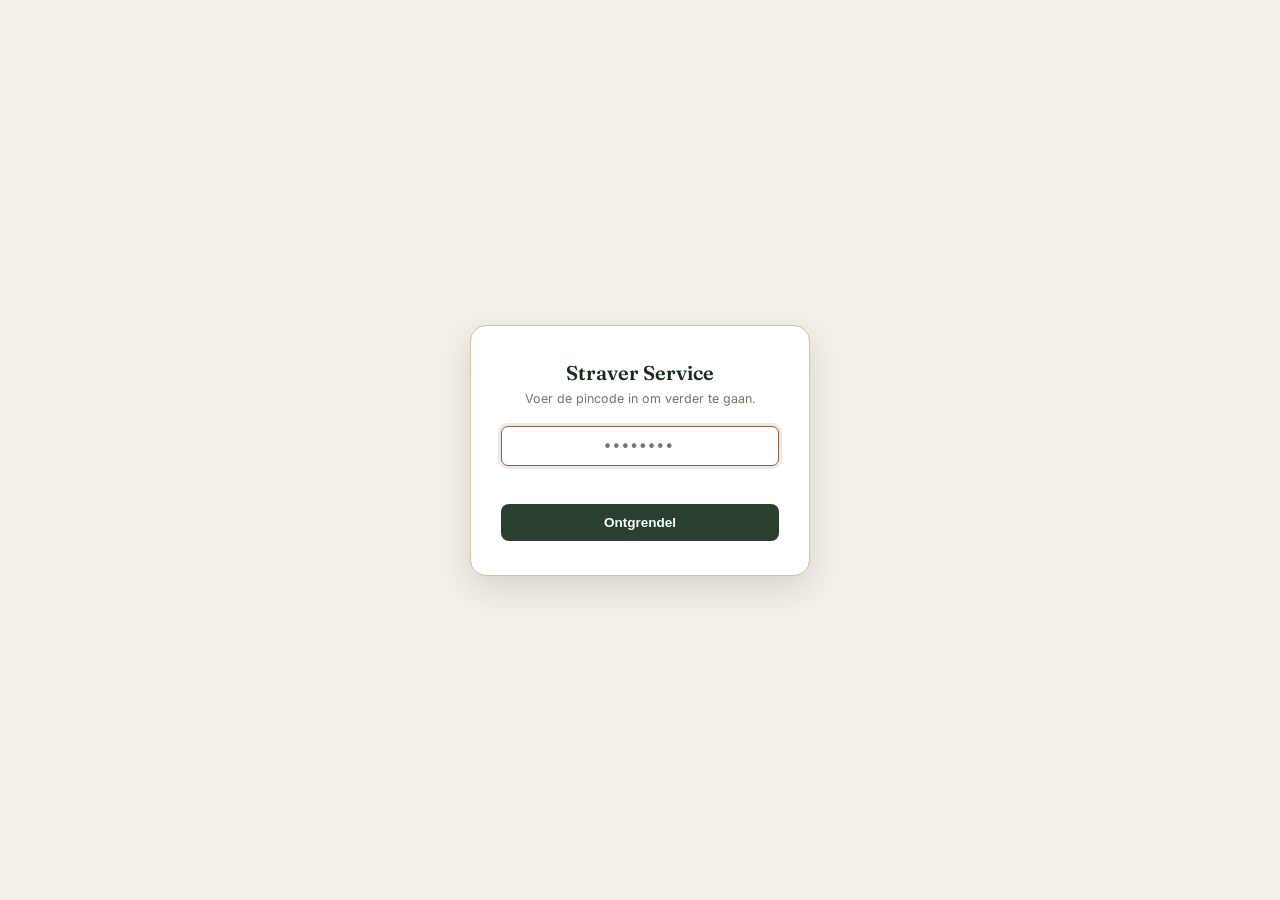
<file: index.html>
<!DOCTYPE html>
<html lang="nl">
<head>
<meta charset="UTF-8">
<meta name="viewport" content="width=device-width, initial-scale=1.0">
<title>Straver Service</title>
<script>
  try {
    if (sessionStorage.getItem("ss-unlocked") !== "1") {
      document.documentElement.classList.add("locked");
    }
  } catch (e) { document.documentElement.classList.add("locked"); }
</script>
<style>
@import url('https://fonts.googleapis.com/css2?family=Fraunces:opsz,wght@9..144,600;9..144,700&family=Inter:wght@400;500;600;700&display=swap');
:root{
  --dark:#28402D; --dark-deep:#1b2c1f; --gold:#8A6448; --gold-soft:#a9825f;
  --paper:#fff; --bg:#F5F0E7; --line:#D5C0A6; --text:#2C2C2C; --muted:#7a7263;
  --danger:#a8503f; --shadow-md:0 4px 16px rgba(27,44,31,.08); --shadow-lg:0 12px 32px rgba(27,44,31,.14);
  --radius:10px;
}
*{box-sizing:border-box;}
body{margin:0;font-family:"Inter",Arial,sans-serif;background:var(--bg);color:var(--text);padding:24px;}
h1,h2{font-family:"Fraunces",Georgia,serif;}
html.locked #app{display:none;}
html:not(.locked) #pinGate{display:none;}

/* ---- PIN gate ---- */
.pin-gate{position:fixed;inset:0;z-index:999;display:flex;align-items:center;justify-content:center;background:var(--bg);padding:24px;}
.pin-gate-card{width:100%;max-width:340px;background:var(--paper);border:1px solid var(--line);border-radius:16px;padding:34px 30px;box-shadow:var(--shadow-lg);text-align:center;}
.pin-gate h1{font-size:20px;font-weight:600;color:var(--dark-deep);margin:0 0 6px;}
.pin-gate p{font-size:12.5px;color:var(--muted);margin:0 0 20px;}
.pin-gate input{width:100%;padding:10px;border:1px solid #cfd2c8;border-radius:7px;text-align:center;letter-spacing:.2em;font-size:16px;font-weight:600;}
.pin-gate-error{min-height:16px;font-size:12px;color:var(--danger);margin-top:8px;}
.pin-gate.shake .pin-gate-card{animation:shake .4s ease;}
@keyframes shake{0%,100%{transform:translateX(0)}20%{transform:translateX(-8px)}40%{transform:translateX(8px)}60%{transform:translateX(-6px)}80%{transform:translateX(6px)}}

/* ---- App shell ---- */
.topbar{max-width:1100px;margin:0 auto 20px;display:flex;align-items:center;justify-content:space-between;flex-wrap:wrap;gap:12px;}
.brand{font-family:"Fraunces",serif;font-weight:700;font-size:18px;color:var(--dark-deep);}
.tabs{display:flex;gap:6px;background:var(--paper);border:1px solid var(--line);border-radius:10px;padding:4px;}
.tabs button{border:none;background:none;padding:8px 16px;border-radius:7px;font-size:13px;font-weight:600;color:var(--muted);cursor:pointer;}
.tabs button.active{background:var(--dark);color:#fff;}

.app-layout{max-width:1120px;margin:0 auto;display:grid;grid-template-columns:370px 1fr;gap:24px;}
@media (max-width:900px){.app-layout{grid-template-columns:1fr;}}

.panel{background:var(--paper);border:1px solid var(--line);border-radius:var(--radius);padding:22px;align-self:start;position:sticky;top:24px;box-shadow:0 1px 2px rgba(27,44,31,.06);}
.panel h2{font-size:12.5px;letter-spacing:.09em;text-transform:uppercase;color:var(--gold);font-weight:700;margin:0 0 14px;border-bottom:1px solid var(--line);padding-bottom:10px;}
.panel h2.second{margin-top:24px;}
label{display:block;font-size:12px;color:var(--muted);margin:10px 0 4px;font-weight:500;}
input[type=text],input[type=number],input[type=date],select{width:100%;padding:9px 11px;border:1px solid #cfd2c8;border-radius:7px;font-size:13.5px;font-family:inherit;background:#faf7f0;color:var(--text);}
input:focus,select:focus{outline:none;border-color:var(--gold);box-shadow:0 0 0 3px rgba(138,100,72,.15);}
.row2{display:grid;grid-template-columns:1fr 1fr;gap:10px;}
.hint-line{font-size:11px;color:var(--muted);margin:-6px 0 8px 2px;}
.autofill-hint{font-size:11px;color:var(--gold);margin:-4px 0 10px 2px;min-height:14px;}

.lines{margin-top:8px;}
.line-card{border:1px solid var(--line);border-radius:9px;padding:13px;margin-bottom:10px;background:#faf7f0;position:relative;}
.line-card .remove{position:absolute;top:8px;right:8px;border:none;background:none;color:var(--danger);font-size:16px;cursor:pointer;padding:2px 6px;}
.line-grid{display:grid;grid-template-columns:1fr 1fr;gap:8px;}
.line-grid .full{grid-column:1/-1;}
.add-btn{width:100%;padding:10px;border:1px dashed var(--gold);background:transparent;color:var(--gold);border-radius:7px;cursor:pointer;font-size:13px;font-weight:600;margin-top:4px;}

.actions{margin-top:22px;display:flex;gap:8px;}
.btn{flex:1;padding:11px;border-radius:8px;border:none;font-size:13.5px;font-weight:600;cursor:pointer;}
.btn-primary{background:var(--dark);color:#fff;}
.btn-ghost{background:#fff;color:var(--dark);border:1px solid var(--line);}
.hint{font-size:11px;color:var(--muted);margin-top:10px;line-height:1.5;}

.preview-wrap{min-width:0;}
#doc{background:var(--paper);border:1px solid var(--line);border-radius:var(--radius);padding:50px 48px;min-height:600px;box-shadow:var(--shadow-md);position:relative;}
.doc-header{display:flex;justify-content:space-between;align-items:flex-start;margin-bottom:26px;}
.doc-title{font-family:"Fraunces",serif;font-size:36px;font-weight:700;color:var(--dark-deep);}
.doc-subtitle{font-size:11.5px;letter-spacing:.1em;text-transform:uppercase;color:var(--gold);font-weight:700;margin-top:2px;}
.doc-divider{border:none;border-top:3px solid var(--gold);margin:0 0 24px;}
.grid-2{display:grid;grid-template-columns:1fr 1fr;gap:20px;margin-bottom:26px;}
.block-label{font-size:11px;letter-spacing:.08em;color:var(--gold);font-weight:700;margin-bottom:6px;}
.biz-name{font-weight:700;font-size:15px;color:var(--dark-deep);margin-bottom:2px;}
.muted-line{font-size:12.5px;color:var(--muted);line-height:1.55;}
.kv{font-size:12.5px;margin:3px 0;}
.kv b{color:var(--text);}
.kv span{color:var(--muted);}
table.items{width:100%;border-collapse:collapse;margin-top:6px;}
table.items thead th{background:var(--dark-deep);color:#fff;font-size:11.5px;text-align:left;padding:10px 11px;font-weight:600;}
table.items thead th.num{text-align:right;}
table.items tbody td{padding:10px 11px;border-bottom:1px solid var(--line);font-size:13px;vertical-align:top;}
table.items tbody td.num{text-align:right;white-space:nowrap;}
table.items tfoot td{padding:7px 11px;font-size:13px;}
table.items tfoot td.sub-label{text-align:right;color:var(--muted);}
.total-row td{font-weight:800;font-size:16px;color:var(--dark-deep);border-top:2px solid var(--dark-deep);padding-top:12px!important;}
.btw-note{font-size:11.5px;color:var(--muted);font-style:italic;margin-top:12px;}
.pay-block{margin-top:28px;padding-top:18px;border-top:1px solid var(--line);}
.pay-title{font-weight:700;color:var(--dark-deep);font-size:12.5px;text-transform:uppercase;letter-spacing:.06em;margin-bottom:10px;}
.thanks{margin-top:26px;font-size:13px;color:var(--muted);font-style:italic;}
.paid-stamp{position:absolute;top:46px;right:48px;display:inline-flex;padding:8px 18px;border:2.5px solid var(--gold);border-radius:999px;color:var(--gold);font-weight:700;font-size:13px;letter-spacing:.14em;text-transform:uppercase;transform:rotate(-6deg);background:rgba(138,100,72,.06);}

.planning-placeholder{background:var(--paper);border:1px dashed var(--line);border-radius:var(--radius);padding:60px 30px;text-align:center;color:var(--muted);font-size:14px;}

@media print{
  body{background:#fff;padding:0;}
  .panel,.topbar,.hint{display:none;}
  .app-layout{display:block;}
  #doc{border:none;border-radius:0;padding:0;box-shadow:none;}
}
</style>
</head>
<body>

<div id="pinGate" class="pin-gate">
  <div class="pin-gate-card">
    <h1>Straver Service</h1>
    <p>Voer de pincode in om verder te gaan.</p>
    <form id="pinGateForm" autocomplete="off">
      <input type="password" id="pinGateInput" maxlength="8" placeholder="••••••••" autocomplete="off">
      <div class="pin-gate-error" id="pinGateError"></div>
      <button type="submit" class="btn btn-primary" id="pinGateSubmit" style="width:100%;margin-top:14px;">Ontgrendel</button>
    </form>
  </div>
</div>

<div id="app">
  <div class="topbar">
    <div class="brand">Straver Service</div>
    <nav class="tabs" id="tabs">
      <button data-mode="nota">Nota</button>
      <button data-mode="factuur">Factuur</button>
      <button data-mode="kwitantie">Kwitantie</button>
      <button data-mode="planning">Planning</button>
    </nav>
  </div>

  <div class="app-layout" id="docLayout">
    <div class="panel" id="panel"></div>
    <div class="preview-wrap"><div id="doc"></div></div>
  </div>

  <div class="planning-placeholder" id="planningPlaceholder" style="display:none; max-width:1120px; margin:0 auto;">
    Planning komt hier binnenkort — je kunt straks meerdere webcal-links toevoegen om je roosters te bekijken.
  </div>
</div>

<script>
(function(){

/* ---------------- Constants ---------------- */
const DEFAULT_RATE = 35;
const BTW_RATES = [21, 9, 0];
const BIZ_FIELDS = ["bizName","bizPostcode","bizHuisnr","bizStreet","bizCity","bizPhone","bizEmail","bizKvk","bizBtw","payName","iban"];
const MODE_LABELS = { nota:"Nota", factuur:"Factuur", kwitantie:"Kwitantie" };

let MODE = "nota";
let biz = {};
let docStates = {}; // { nota: {...}, factuur: {...}, kwitantie: {...} }

/* ---------------- Small helpers ---------------- */
function $(id){ return document.getElementById(id); }
function val(id){ const el = $(id); return el ? el.value : ""; }
function setText(id, text){ const el = $(id); if (el) el.textContent = text; }
function escapeHtml(s){ return String(s).replace(/&/g,"&amp;").replace(/</g,"&lt;").replace(/>/g,"&gt;"); }
function escapeAttr(s){ return String(s).replace(/"/g,"&quot;"); }
function fmtEuro(n){ return "€ " + (n||0).toLocaleString("nl-NL",{minimumFractionDigits:2,maximumFractionDigits:2}); }
function formatDateNL(iso){
  const months=["januari","februari","maart","april","mei","juni","juli","augustus","september","oktober","november","december"];
  const [y,m,d]=iso.split("-").map(Number);
  return `${d} ${months[m-1]} ${y}`;
}
function formatPostcodeValue(raw){
  if(!raw) return raw;
  const clean = raw.replace(/\s+/g,"").toUpperCase();
  const m = clean.match(/^([1-9][0-9]{3})([A-Z]{2})$/);
  return m ? m[1]+" "+m[2] : raw;
}
function formatIbanValue(raw){
  if(!raw) return raw;
  const clean = raw.replace(/\s+/g,"").toUpperCase();
  if(!/^[A-Z]{2}[0-9A-Z]{6,32}$/.test(clean)) return raw;
  return clean.match(/.{1,4}/g).join(" ");
}

/* ---------------- Default doc state per mode ---------------- */
function defaultLines(mode){
  return mode === "factuur"
    ? [{type:"uren",omschrijving:"Werkzaamheden",aantal:1,tarief:DEFAULT_RATE,btw:21},
       {type:"aanrij",omschrijving:"Aanrijkosten",aantal:1,tarief:0,btw:21}]
    : [{type:"uren",omschrijving:"Werkzaamheden",aantal:1,tarief:DEFAULT_RATE},
       {type:"aanrij",omschrijving:"Aanrijkosten",aantal:1,tarief:0}];
}
function defaultDocState(mode){
  return {
    nr: "2026-001",
    date: new Date().toISOString().slice(0,10),
    payTerm: "14 dagen",
    betaalwijze: "Bankoverschrijving",
    clientName: "", clientPostcode: "", clientHuisnr: "", clientStreet: "", clientCity: "",
    lines: defaultLines(mode)
  };
}

/* ---------------- Persistence ---------------- */
function saveBiz(){
  try{ localStorage.setItem("ss-biz", JSON.stringify(biz)); }catch(e){}
  flashSaved();
}
function loadBiz(){
  try{
    const raw = localStorage.getItem("ss-biz");
    if(raw) biz = JSON.parse(raw);
  }catch(e){}
}
function saveDoc(mode){
  try{ localStorage.setItem("ss-doc-"+mode, JSON.stringify(docStates[mode])); }catch(e){}
  flashSaved();
}
function loadDoc(mode){
  try{
    const raw = localStorage.getItem("ss-doc-"+mode);
    docStates[mode] = raw ? JSON.parse(raw) : defaultDocState(mode);
  }catch(e){
    docStates[mode] = defaultDocState(mode);
  }
}
let saveTimer;
function flashSaved(){
  const el = $("saveStatus");
  if(!el) return;
  el.textContent = "Opgeslagen ✓";
  clearTimeout(saveTimer);
  saveTimer = setTimeout(()=>{ el.textContent=""; }, 1200);
}

/* ---------------- Address autofill (PDOK) ---------------- */
async function autofillAddress(prefix){
  const pcId = prefix==="biz" ? "bizPostcode" : "clientPostcode";
  const hnId = prefix==="biz" ? "bizHuisnr" : "clientHuisnr";
  const stId = prefix==="biz" ? "bizStreet" : "clientStreet";
  const ctId = prefix==="biz" ? "bizCity" : "clientCity";
  const hintId = prefix + "AutofillHint";

  const postcodeRaw = val(pcId).trim();
  const huisnr = val(hnId).trim();
  if($(pcId)) $(pcId).value = formatPostcodeValue(postcodeRaw);
  const postcodeClean = postcodeRaw.replace(/\s+/g,"");
  if(!/^[1-9][0-9]{3}[A-Za-z]{2}$/.test(postcodeClean) || !huisnr) return;

  const hint = $(hintId);
  if(hint) hint.textContent = "Adres opzoeken…";
  try{
    const q = `${postcodeClean} ${huisnr}`;
    const url = `https://api.pdok.nl/bzk/locatieserver/search/v3_1/free?q=${encodeURIComponent(q)}&fq=type:adres&rows=1`;
    const res = await fetch(url);
    if(!res.ok) throw new Error("fail");
    const data = await res.json();
    const doc = data && data.response && data.response.docs && data.response.docs[0];
    if(doc){
      if(doc.straatnaam && $(stId)) $(stId).value = doc.straatnaam;
      if(doc.woonplaatsnaam && $(ctId)) $(ctId).value = doc.woonplaatsnaam;
      if(hint) hint.textContent = "Straat en plaats automatisch ingevuld ✓";
      onFieldChange();
    }else if(hint){
      hint.textContent = "Geen adres gevonden — vul zelf aan.";
    }
  }catch(e){
    if(hint) hint.textContent = "Opzoeken mislukt — vul zelf aan.";
  }
}

/* ---------------- Rendering: controls panel ---------------- */
function btwOptionsHtml(selected){
  return BTW_RATES.map(r=>`<option value="${r}" ${Number(selected)===r?"selected":""}>${r}% btw</option>`).join("");
}

function renderPanel(){
  const d = docStates[MODE];
  const isFactuur = MODE === "factuur";
  const isKwitantie = MODE === "kwitantie";

  $("panel").innerHTML = `
    <h2>Bedrijfsgegevens</h2>
    <label>Bedrijfsnaam</label>
    <input type="text" id="bizName" value="${escapeAttr(biz.bizName||"")}">
    <div class="row2">
      <div><label>Postcode</label><input type="text" id="bizPostcode" value="${escapeAttr(biz.bizPostcode||"")}"></div>
      <div><label>Huisnummer</label><input type="text" id="bizHuisnr" value="${escapeAttr(biz.bizHuisnr||"")}"></div>
    </div>
    <div class="row2">
      <div><label>Straatnaam</label><input type="text" id="bizStreet" value="${escapeAttr(biz.bizStreet||"")}"></div>
      <div><label>Plaats</label><input type="text" id="bizCity" value="${escapeAttr(biz.bizCity||"")}"></div>
    </div>
    <div class="autofill-hint" id="bizAutofillHint"></div>
    <label>Telefoon</label>
    <input type="text" id="bizPhone" value="${escapeAttr(biz.bizPhone||"")}">
    <label>E-mail</label>
    <input type="text" id="bizEmail" value="${escapeAttr(biz.bizEmail||"")}">
    ${!isKwitantie ? `
    <div class="row2">
      <div><label>KVK-nummer</label><input type="text" id="bizKvk" value="${escapeAttr(biz.bizKvk||"")}"></div>
      <div><label>Btw-nummer</label><input type="text" id="bizBtw" value="${escapeAttr(biz.bizBtw||"")}"></div>
    </div>` : ``}

    <h2 class="second">${MODE_LABELS[MODE]}gegevens</h2>
    <div class="row2">
      <div><label>${isKwitantie ? "Bij nota-/factuurnr." : "Nummer"}</label><input type="text" id="docNr" value="${escapeAttr(d.nr)}"></div>
      <div><label>Datum${isKwitantie ? " ontvangen" : ""}</label><input type="date" id="docDate" value="${escapeAttr(d.date)}"></div>
    </div>
    ${isKwitantie ? `
    <label>Betaalwijze</label>
    <select id="betaalwijze">
      ${["Bankoverschrijving","Contant","Tikkie / betaalverzoek","iDEAL","Pin"].map(o=>`<option ${d.betaalwijze===o?"selected":""}>${o}</option>`).join("")}
    </select>` : `
    <label>Betaaltermijn</label>
    <input type="text" id="payTerm" value="${escapeAttr(d.payTerm)}">`}

    <h2 class="second">Klantgegevens</h2>
    <label>Naam klant</label>
    <input type="text" id="clientName" value="${escapeAttr(d.clientName)}">
    <div class="row2">
      <div><label>Postcode</label><input type="text" id="clientPostcode" value="${escapeAttr(d.clientPostcode)}"></div>
      <div><label>Huisnummer</label><input type="text" id="clientHuisnr" value="${escapeAttr(d.clientHuisnr)}"></div>
    </div>
    <div class="row2">
      <div><label>Straatnaam</label><input type="text" id="clientStreet" value="${escapeAttr(d.clientStreet)}"></div>
      <div><label>Plaats</label><input type="text" id="clientCity" value="${escapeAttr(d.clientCity)}"></div>
    </div>
    <div class="autofill-hint" id="clientAutofillHint"></div>

    <h2 class="second">${isKwitantie ? "Ontvangen voor" : "Werkzaamheden"}</h2>
    <div class="lines" id="lines"></div>
    <button class="add-btn" id="addLine" type="button">+ Regel toevoegen</button>

    <h2 class="second">Betaalgegevens</h2>
    <label>Tenaamstelling</label>
    <input type="text" id="payName" value="${escapeAttr(biz.payName||"")}">
    <label>IBAN</label>
    <input type="text" id="iban" value="${escapeAttr(biz.iban||"")}">

    <div class="actions">
      <button class="btn btn-primary" id="printBtn" type="button">Afdrukken / PDF</button>
      <button class="btn btn-ghost" id="resetBtn" type="button">Reset regels</button>
    </div>
    <div class="hint"><span id="saveStatus" style="color:var(--gold);font-weight:600;"></span>Wijzigingen worden automatisch lokaal opgeslagen in deze browser.</div>
  `;

  renderLines();
  wirePanelEvents();
}

function renderLines(){
  const d = docStates[MODE];
  const isFactuur = MODE === "factuur";
  const linesEl = $("lines");
  linesEl.innerHTML = d.lines.map((line,i)=>`
    <div class="line-card">
      <button type="button" class="remove" data-i="${i}" title="Verwijderen">✕</button>
      <div class="line-grid">
        <div class="full">
          <label>Omschrijving</label>
          <input type="text" data-field="omschrijving" data-i="${i}" value="${escapeAttr(line.omschrijving)}">
        </div>
        <div>
          <label>Type</label>
          <select data-field="type" data-i="${i}">
            <option value="uren" ${line.type==="uren"?"selected":""}>Uren (€${DEFAULT_RATE}/u)</option>
            <option value="aanrij" ${line.type==="aanrij"?"selected":""}>Aanrijkosten</option>
            <option value="overig" ${line.type==="overig"?"selected":""}>Overig</option>
          </select>
        </div>
        <div>
          <label>${line.type==="uren"?"Aantal uur":"Aantal"}</label>
          <input type="number" step="0.25" min="0" data-field="aantal" data-i="${i}" value="${line.aantal}">
        </div>
        <div>
          <label>Tarief (excl. btw)</label>
          <input type="number" step="0.01" min="0" data-field="tarief" data-i="${i}" value="${line.tarief}">
        </div>
        ${isFactuur ? `<div><label>Btw-tarief</label><select data-field="btw" data-i="${i}">${btwOptionsHtml(line.btw)}</select></div>` : ``}
      </div>
    </div>
  `).join("");

  linesEl.querySelectorAll("input,select").forEach(el=>{
    el.addEventListener("input", onLineChange);
    el.addEventListener("change", onLineChange);
  });
  linesEl.querySelectorAll(".remove").forEach(btn=>{
    btn.addEventListener("click", ()=>{
      d.lines.splice(Number(btn.dataset.i),1);
      renderLines();
      renderPreview();
      saveDoc(MODE);
    });
  });
}

function onLineChange(e){
  const d = docStates[MODE];
  const i = Number(e.target.dataset.i);
  const field = e.target.dataset.field;
  let value = e.target.value;
  if(field==="type"){
    d.lines[i].type = value;
    if(value==="uren" && (!d.lines[i].tarief || d.lines[i].tarief==0)) d.lines[i].tarief = DEFAULT_RATE;
    renderLines();
  }else if(field==="aantal"||field==="tarief"||field==="btw"){
    d.lines[i][field] = parseFloat(value)||0;
  }else{
    d.lines[i][field] = value;
  }
  renderPreview();
  saveDoc(MODE);
}

function onFieldChange(){
  const d = docStates[MODE];
  BIZ_FIELDS.forEach(id=>{ if($(id)) biz[id] = $(id).value; });
  if($("docNr")) d.nr = $("docNr").value;
  if($("docDate")) d.date = $("docDate").value;
  if($("payTerm")) d.payTerm = $("payTerm").value;
  if($("betaalwijze")) d.betaalwijze = $("betaalwijze").value;
  ["clientName","clientPostcode","clientHuisnr","clientStreet","clientCity"].forEach(id=>{
    if($(id)) d[id] = $(id).value;
  });
  renderPreview();
  saveBiz();
  saveDoc(MODE);
}

function wirePanelEvents(){
  const allIds = [...BIZ_FIELDS, "docNr","docDate","payTerm","betaalwijze","clientName","clientPostcode","clientHuisnr","clientStreet","clientCity"];
  allIds.forEach(id=>{
    const el = $(id);
    if(!el) return;
    el.addEventListener("input", onFieldChange);
    el.addEventListener("change", onFieldChange);
  });

  [["bizPostcode",()=>{ $("bizPostcode").value = formatPostcodeValue($("bizPostcode").value); onFieldChange(); }],
   ["clientPostcode",()=>{ $("clientPostcode").value = formatPostcodeValue($("clientPostcode").value); onFieldChange(); }],
   ["iban",()=>{ $("iban").value = formatIbanValue($("iban").value); onFieldChange(); }]
  ].forEach(([id,fn])=>{ const el=$(id); if(el) el.addEventListener("blur", fn); });

  ["bizStreet","bizCity","clientStreet","clientCity","clientName"].forEach(id=>{
    const el = $(id);
    if(!el) return;
    el.addEventListener("blur", ()=>{
      const v = el.value.trim();
      if(v) el.value = v.charAt(0).toUpperCase()+v.slice(1);
      onFieldChange();
    });
  });

  ["bizPostcode","bizHuisnr"].forEach(id=>{ const el=$(id); if(el) el.addEventListener("blur", ()=>autofillAddress("biz")); });
  ["clientPostcode","clientHuisnr"].forEach(id=>{ const el=$(id); if(el) el.addEventListener("blur", ()=>autofillAddress("client")); });

  $("addLine").addEventListener("click", ()=>{
    const d = docStates[MODE];
    d.lines.push(MODE==="factuur" ? {type:"overig",omschrijving:"",aantal:1,tarief:0,btw:21} : {type:"overig",omschrijving:"",aantal:1,tarief:0});
    renderLines();
    renderPreview();
    saveDoc(MODE);
  });

  $("resetBtn").addEventListener("click", ()=>{
    docStates[MODE].lines = defaultLines(MODE);
    renderLines();
    renderPreview();
    saveDoc(MODE);
  });

  $("printBtn").addEventListener("click", ()=>window.print());
}

/* ---------------- Rendering: preview document ---------------- */
function renderPreview(){
  const d = docStates[MODE];
  const isFactuur = MODE === "factuur";
  const isKwitantie = MODE === "kwitantie";

  const bizStreetLine = [biz.bizStreet, biz.bizHuisnr].filter(Boolean).join(" ");
  const bizPcCity = [biz.bizPostcode, biz.bizCity].filter(Boolean).join(" ");
  const bizContact = [biz.bizPhone, biz.bizEmail].filter(Boolean).join(" · ");
  const kvkBtw = [biz.bizKvk?("KVK "+biz.bizKvk):"", biz.bizBtw?("BTW "+biz.bizBtw):""].filter(Boolean).join(" · ");

  const clientStreetLine = [d.clientStreet, d.clientHuisnr].filter(Boolean).join(" ") || "[Straatnaam 12]";
  const clientPcCity = [d.clientPostcode, d.clientCity].filter(Boolean).join(" ") || "[1234 AB Plaats]";

  let itemsHtml = "";
  let subtotal = 0, btwTotal = 0;
  const btwBuckets = {};
  d.lines.forEach(line=>{
    const bedrag = (line.aantal||0)*(line.tarief||0);
    subtotal += bedrag;
    const unit = line.type==="uren" ? "u" : "x";
    let btwCell = "";
    if(isFactuur){
      const rate = line.btw||0;
      const btwBedrag = bedrag*(rate/100);
      btwTotal += btwBedrag;
      btwBuckets[rate] = (btwBuckets[rate]||0) + btwBedrag;
      btwCell = `<td class="num">${rate}%</td>`;
    }
    itemsHtml += `<tr><td>${escapeHtml(line.omschrijving||"")}</td><td class="num">${line.aantal} ${unit}</td><td class="num">${fmtEuro(line.tarief||0)}</td>${btwCell}<td class="num">${fmtEuro(bedrag)}</td></tr>`;
  });

  const total = isFactuur ? subtotal+btwTotal : subtotal;

  let footHtml = "";
  if(isFactuur){
    footHtml = `
      <tr><td colspan="4" class="sub-label">Subtotaal (excl. btw)</td><td class="num">${fmtEuro(subtotal)}</td></tr>
      ${Object.keys(btwBuckets).sort((a,b)=>b-a).map(rate=>`<tr><td colspan="4" class="sub-label">Btw ${rate}%</td><td class="num">${fmtEuro(btwBuckets[rate])}</td></tr>`).join("")}
      <tr class="total-row"><td colspan="4" style="text-align:right;">Totaal (incl. btw)</td><td class="num">${fmtEuro(total)}</td></tr>`;
  }else{
    footHtml = `<tr class="total-row"><td colspan="3" style="text-align:right;">${isKwitantie?"Totaal ontvangen":"Totaal te betalen"}</td><td class="num">${fmtEuro(total)}</td></tr>`;
  }

  $("doc").innerHTML = `
    ${isKwitantie ? `<div class="paid-stamp">✓ Betaald</div>` : ``}
    <div class="doc-header">
      <div>
        <div class="doc-title">${MODE_LABELS[MODE]}</div>
        <div class="doc-subtitle">${escapeHtml(biz.bizName||"Straver Service")}</div>
      </div>
    </div>
    <hr class="doc-divider">
    <div class="grid-2">
      <div>
        <div class="block-label">VAN</div>
        <div class="biz-name">${escapeHtml(biz.bizName||"—")}</div>
        <div class="muted-line">${escapeHtml(bizStreetLine)}</div>
        <div class="muted-line">${escapeHtml(bizPcCity)}</div>
        <div class="muted-line">${escapeHtml(bizContact)}</div>
        ${!isKwitantie ? `<div class="muted-line">${escapeHtml(kvkBtw)}</div>` : ``}
      </div>
      <div style="text-align:right;">
        <div class="kv"><span>${isKwitantie?"Bij nota-/factuurnr.:":"Nummer:"}</span> <b>${escapeHtml(d.nr||"—")}</b></div>
        <div class="kv"><span>Datum${isKwitantie?" ontvangen":""}:</span> <b>${d.date?formatDateNL(d.date):"—"}</b></div>
        ${isKwitantie
          ? `<div class="kv"><span>Betaalwijze:</span> <b>${escapeHtml(d.betaalwijze||"—")}</b></div>`
          : `<div class="kv"><span>Betaaltermijn:</span> <b>${escapeHtml(d.payTerm||"—")}</b></div>`}
      </div>
    </div>
    <div class="grid-2" style="margin-bottom:10px;">
      <div>
        <div class="block-label">${isKwitantie?"ONTVANGEN VAN":"AAN"}</div>
        <div class="biz-name">${escapeHtml(d.clientName||"[Naam klant]")}</div>
        <div class="muted-line">${escapeHtml(clientStreetLine)}</div>
        <div class="muted-line">${escapeHtml(clientPcCity)}</div>
      </div>
      <div></div>
    </div>
    <table class="items">
      <thead><tr>
        <th>Omschrijving</th><th class="num">Aantal</th><th class="num">Tarief</th>${isFactuur?`<th class="num">Btw</th>`:``}<th class="num">Bedrag</th>
      </tr></thead>
      <tbody>${itemsHtml}</tbody>
      <tfoot>${footHtml}</tfoot>
    </table>
    ${isFactuur ? `` : isKwitantie
      ? `<div class="btw-note">Geen btw-document — bevestiging van ontvangst, geen wettelijke factuur.</div>`
      : `<div class="btw-note">Btw niet van toepassing (geen btw-plichtige onderneming).</div>`}
    <div class="pay-block">
      <div class="pay-title">${isKwitantie?"Ontvangen op rekening":"Betaalgegevens"}</div>
      <div class="kv"><span>Naam:</span> <b>${escapeHtml(biz.payName||"—")}</b></div>
      <div class="kv"><span>IBAN:</span> <b>${escapeHtml(biz.iban||"—")}</b></div>
      ${!isKwitantie ? `<div class="kv"><span>O.v.v.:</span> <b>${MODE_LABELS[MODE]}nummer ${escapeHtml(d.nr||"—")}</b></div>` : ``}
    </div>
    <div class="thanks">${isKwitantie ? "Hierbij bevestigen wij de ontvangst van bovenstaand bedrag. Bedankt voor het vertrouwen!" : "Bedankt voor het vertrouwen!"}</div>
  `;
}

/* ---------------- Tabs ---------------- */
function switchMode(mode){
  MODE = mode;
  document.querySelectorAll("#tabs button").forEach(b=>b.classList.toggle("active", b.dataset.mode===mode));

  if(mode === "planning"){
    $("docLayout").style.display = "none";
    $("planningPlaceholder").style.display = "block";
    return;
  }
  $("docLayout").style.display = "grid";
  $("planningPlaceholder").style.display = "none";

  if(!docStates[mode]) loadDoc(mode);
  renderPanel();
  renderPreview();
}

document.querySelectorAll("#tabs button").forEach(btn=>{
  btn.addEventListener("click", ()=>switchMode(btn.dataset.mode));
});

/* ---------------- Boot the app once unlocked ---------------- */
function bootApp(bizData){
  if(bizData) biz = Object.assign({}, bizData, biz); // keep any locally-edited overrides, fill blanks from server
  loadBiz();
  // server data still wins for any field the user hasn't already customized locally
  if(bizData) Object.keys(bizData).forEach(k=>{ if(!biz[k]) biz[k] = bizData[k]; });
  switchMode("nota");
}

/* ---------------- PIN gate ---------------- */
(function gate(){
  const SESSION_UNLOCKED = "ss-unlocked";
  const SESSION_DATA = "ss-gate-data";
  const gateEl = $("pinGate");
  const input = $("pinGateInput");
  const form = $("pinGateForm");
  const errorEl = $("pinGateError");
  const submitBtn = $("pinGateSubmit");

  function unlock(data){
    try{
      sessionStorage.setItem(SESSION_UNLOCKED, "1");
      sessionStorage.setItem(SESSION_DATA, JSON.stringify(data||{}));
    }catch(e){}
    document.documentElement.classList.remove("locked");
    bootApp(data);
  }

  function showError(msg){
    errorEl.textContent = msg;
    gateEl.classList.add("shake");
    setTimeout(()=>gateEl.classList.remove("shake"), 400);
  }

  let cachedUnlocked = false;
  try{ cachedUnlocked = sessionStorage.getItem(SESSION_UNLOCKED) === "1"; }catch(e){}

  if(cachedUnlocked){
    document.documentElement.classList.remove("locked");
    let data = null;
    try{ data = JSON.parse(sessionStorage.getItem(SESSION_DATA)||"null"); }catch(e){}
    bootApp(data);
  }

  form.addEventListener("submit", async (e)=>{
    e.preventDefault();
    const entered = input.value.trim();
    if(!entered) return;
    submitBtn.disabled = true; submitBtn.textContent = "Controleren…";
    errorEl.textContent = "";
    try{
      const res = await fetch("/api/unlock", {
        method:"POST",
        headers:{"Content-Type":"application/json"},
        body: JSON.stringify({ pin: entered })
      });
      const payload = await res.json().catch(()=>({ok:false}));
      if(res.ok && payload.ok){
        unlock(payload.data);
      }else{
        showError("Onjuiste pincode. Probeer opnieuw.");
        input.value=""; input.focus();
      }
    }catch(e){
      showError("Kan pincode niet controleren — check je internetverbinding.");
    }finally{
      submitBtn.disabled = false; submitBtn.textContent = "Ontgrendel";
    }
  });

  if(document.documentElement.classList.contains("locked")) setTimeout(()=>input.focus(), 50);
})();

})();
</script>
</body>
</html>
</file>
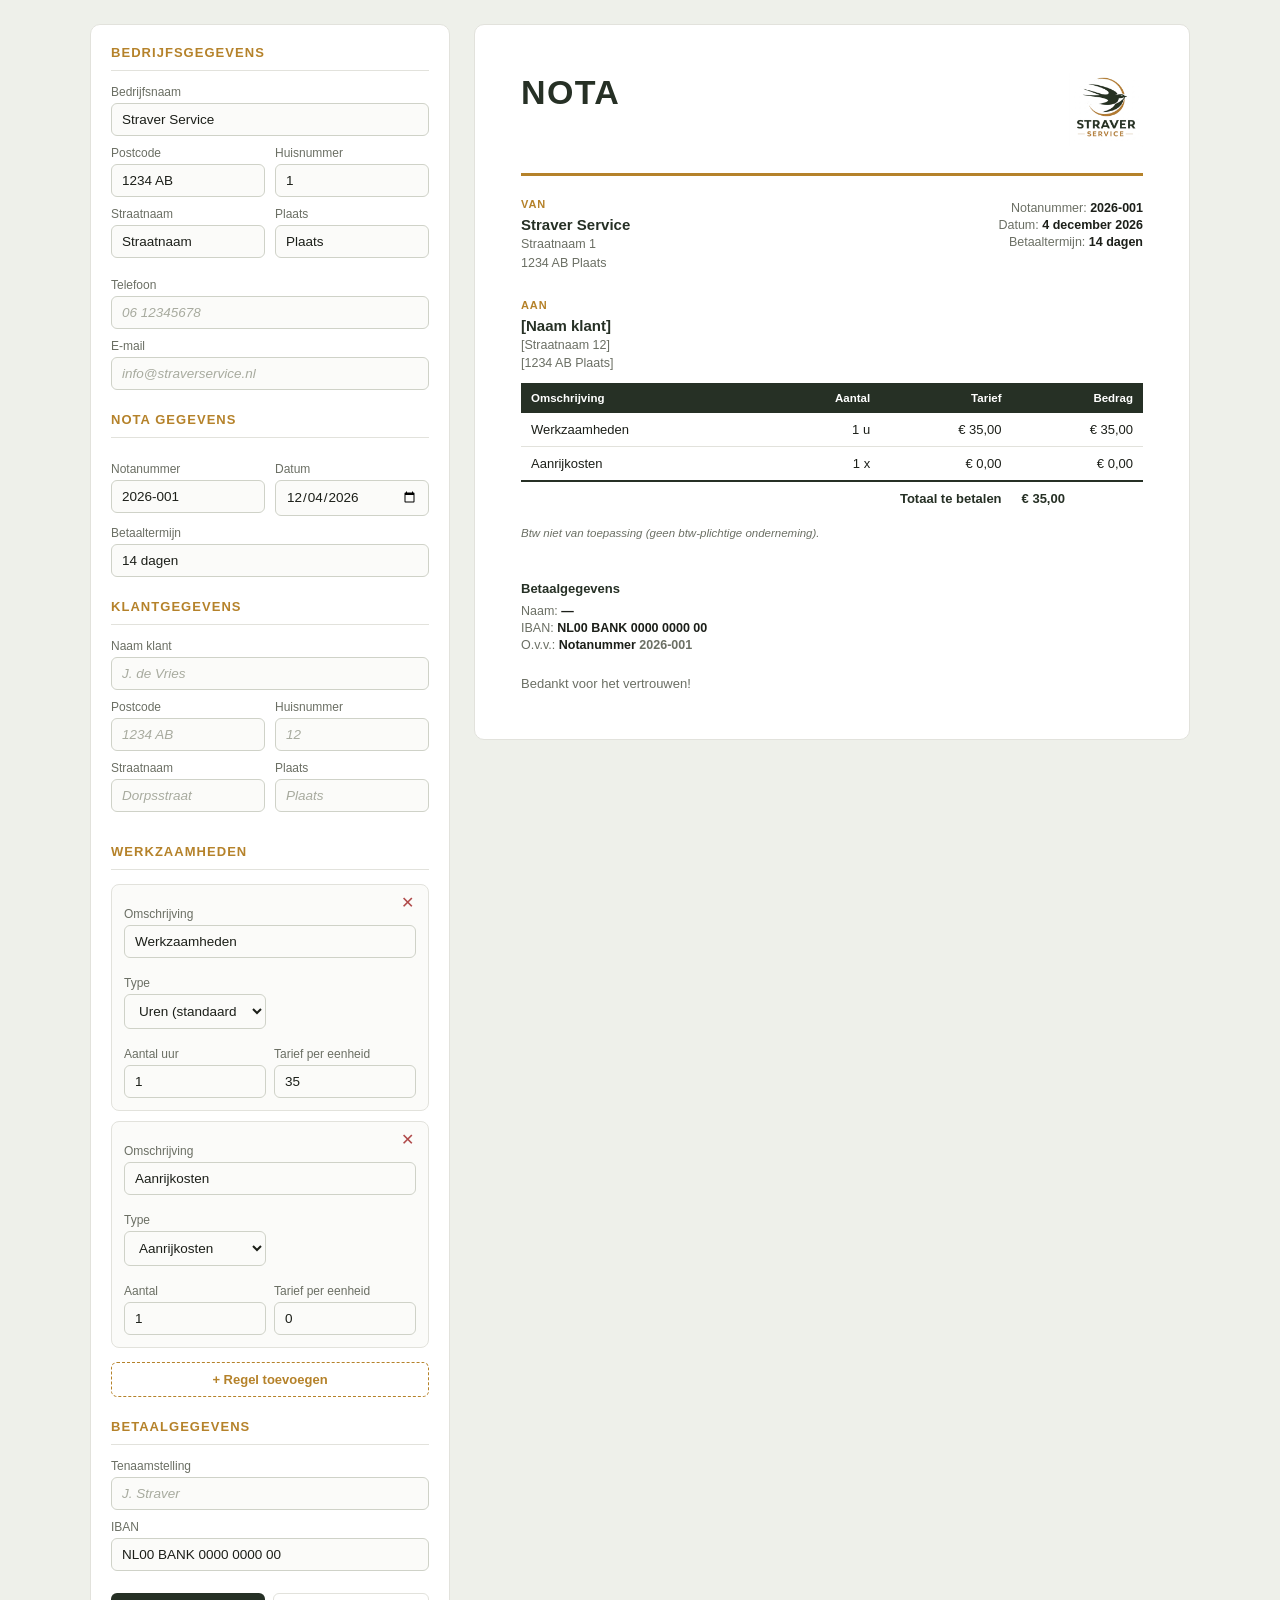
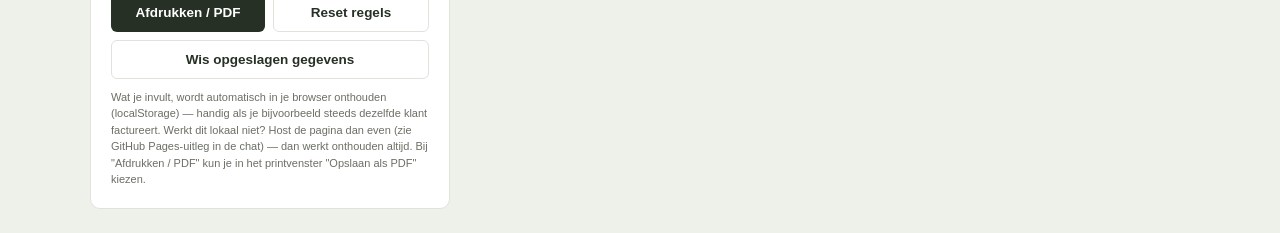
<file: nota_generator_straver_service.html>
<!DOCTYPE html>
<html lang="nl">
<head>
<meta charset="UTF-8">
<meta name="viewport" content="width=device-width, initial-scale=1.0">
<title>Nota generator — Straver Service</title>
<style>
  :root{
    --dark:#263025;
    --dark-soft:#3a4636;
    --gold:#B5822A;
    --gold-soft:#d9ac5c;
    --paper:#ffffff;
    --bg:#eef0ea;
    --line:#e2e2dc;
    --text:#1c1f19;
    --muted:#6b6f64;
  }
  *{box-sizing:border-box;}
  body{
    margin:0;
    font-family: "Segoe UI", Arial, sans-serif;
    background:var(--bg);
    color:var(--text);
    padding:24px;
  }
  .app{
    max-width:1100px;
    margin:0 auto;
    display:grid;
    grid-template-columns: 360px 1fr;
    gap:24px;
  }
  @media (max-width: 880px){
    .app{grid-template-columns: 1fr;}
  }

  /* ---- Controls panel ---- */
  .panel{
    background:var(--paper);
    border:1px solid var(--line);
    border-radius:10px;
    padding:20px;
    align-self:start;
    position:sticky;
    top:24px;
  }
  .panel h2{
    font-size:13px;
    letter-spacing:.08em;
    text-transform:uppercase;
    color:var(--gold);
    margin:0 0 14px 0;
    border-bottom:1px solid var(--line);
    padding-bottom:10px;
  }
  .panel h2.second{ margin-top:22px; }
  label{
    display:block;
    font-size:12px;
    color:var(--muted);
    margin:10px 0 4px;
  }
  input[type=text], input[type=number], input[type=date], select, textarea{
    width:100%;
    padding:8px 10px;
    border:1px solid #cfd2c8;
    border-radius:6px;
    font-size:13.5px;
    font-family:inherit;
    background:#fbfbf9;
    color:var(--text);
  }
  input:focus, select:focus, textarea:focus{
    outline:2px solid var(--gold-soft);
    outline-offset:0;
    border-color:var(--gold);
  }
  ::placeholder{
    color:#a8ab9f;
    opacity:1;
    font-style:italic;
  }
  .row2{ display:grid; grid-template-columns:1fr 1fr; gap:10px; }
  .autofill-hint{
    font-size:11px;
    color:var(--gold);
    margin:-4px 0 10px 2px;
    min-height:14px;
  }

  .lines{ margin-top:8px; }
  .line-card{
    border:1px solid var(--line);
    border-radius:8px;
    padding:12px;
    margin-bottom:10px;
    background:#fbfbf9;
    position:relative;
  }
  .line-card .remove{
    position:absolute;
    top:8px; right:8px;
    border:none;
    background:none;
    color:#b04a4a;
    font-size:16px;
    cursor:pointer;
    line-height:1;
    padding:2px 6px;
    border-radius:4px;
  }
  .line-card .remove:hover{ background:#f4dede; }
  .line-grid{
    display:grid;
    grid-template-columns: 1fr 1fr;
    gap:8px;
  }
  .line-grid .full{ grid-column:1 / -1; }

  .add-btn{
    width:100%;
    padding:9px;
    border:1px dashed var(--gold);
    background:transparent;
    color:var(--gold);
    border-radius:6px;
    cursor:pointer;
    font-size:13px;
    font-weight:600;
    margin-top:4px;
  }
  .add-btn:hover{ background:#fbf3e6; }

  .actions{
    margin-top:22px;
    display:flex;
    gap:8px;
  }
  .btn{
    flex:1;
    padding:11px;
    border-radius:6px;
    border:none;
    font-size:13.5px;
    font-weight:600;
    cursor:pointer;
  }
  .btn-primary{ background:var(--dark); color:#fff; }
  .btn-primary:hover{ background:var(--dark-soft); }
  .btn-ghost{ background:#fff; color:var(--dark); border:1px solid var(--line); }
  .btn-ghost:hover{ background:#f4f4f0; }
  .hint{ font-size:11px; color:var(--muted); margin-top:10px; line-height:1.5; }

  /* ---- Preview / printable nota ---- */
  .preview-wrap{ min-width:0; }
  #nota{
    background:var(--paper);
    border:1px solid var(--line);
    border-radius:10px;
    padding:48px 46px;
    min-height:600px;
  }
  .nota-header{
    display:flex;
    justify-content:space-between;
    align-items:flex-start;
    margin-bottom:26px;
  }
  .nota-title{
    font-size:34px;
    font-weight:800;
    letter-spacing:.04em;
    color:var(--dark);
  }
  .nota-header img{
    height:74px;
    width:74px;
    object-fit:contain;
  }
  .nota-divider{
    border:none;
    border-top:3px solid var(--gold);
    margin:0 0 22px 0;
  }
  .grid-2{
    display:grid;
    grid-template-columns:1fr 1fr;
    gap:20px;
    margin-bottom:26px;
  }
  .block-label{
    font-size:11px;
    letter-spacing:.08em;
    color:var(--gold);
    font-weight:700;
    margin-bottom:6px;
  }
  .biz-name{ font-weight:700; font-size:15px; color:var(--dark); margin-bottom:2px;}
  .muted-line{ font-size:12.5px; color:var(--muted); line-height:1.5; }
  .kv{ font-size:12.5px; margin:3px 0; }
  .kv b{ color:var(--text); }
  .kv span{ color:var(--muted); }

  table.items{
    width:100%;
    border-collapse:collapse;
    margin-top:6px;
  }
  table.items thead th{
    background:var(--dark);
    color:#fff;
    font-size:11.5px;
    text-align:left;
    padding:9px 10px;
    font-weight:600;
  }
  table.items thead th.num{ text-align:right; }
  table.items tbody td{
    padding:9px 10px;
    border-bottom:1px solid var(--line);
    font-size:13px;
    vertical-align:top;
  }
  table.items tbody td.num{ text-align:right; white-space:nowrap; }
  table.items tfoot td{
    padding:9px 10px;
    font-size:13px;
  }
  .total-row td{
    font-weight:800;
    font-size:15px;
    color:var(--dark);
    border-top:2px solid var(--dark);
  }
  .btw-note{
    font-size:11.5px;
    color:var(--muted);
    font-style:italic;
    margin-top:12px;
  }
  .pay-block{
    margin-top:26px;
    padding-top:16px;
  }
  .pay-title{
    font-weight:700;
    color:var(--dark);
    font-size:13px;
    margin-bottom:8px;
  }
  .thanks{
    margin-top:24px;
    font-size:13px;
    color:var(--muted);
  }

  @media print{
    body{ background:#fff; padding:0; }
    .panel{ display:none; }
    .app{ display:block; }
    #nota{ border:none; border-radius:0; padding:0; }
    .preview-wrap{ margin:0; }
  }
</style>
</head>
<body>

<div class="app">

  <!-- ============ CONTROLS ============ -->
  <div class="panel">
    <h2>Bedrijfsgegevens</h2>
    <label>Bedrijfsnaam</label>
    <input type="text" id="bizName" value="Straver Service" placeholder="Straver Service">
    <div class="row2">
      <div>
        <label>Postcode</label>
        <input type="text" id="bizPostcode" value="1234 AB" placeholder="1234 AB">
      </div>
      <div>
        <label>Huisnummer</label>
        <input type="text" id="bizHuisnr" value="1" placeholder="1">
      </div>
    </div>
    <div class="row2">
      <div>
        <label>Straatnaam</label>
        <input type="text" id="bizStreet" value="Straatnaam" placeholder="Straatnaam">
      </div>
      <div>
        <label>Plaats</label>
        <input type="text" id="bizCity" value="Plaats" placeholder="Plaats">
      </div>
    </div>
    <div class="autofill-hint" id="bizAutofillHint"></div>
    <label>Telefoon</label>
    <input type="text" id="bizPhone" placeholder="06 12345678">
    <label>E-mail</label>
    <input type="text" id="bizEmail" placeholder="info@straverservice.nl">

    <h2 class="second">Nota gegevens</h2>
    <div class="row2">
      <div>
        <label>Notanummer</label>
        <input type="text" id="notaNr" value="2026-001" placeholder="2026-001">
      </div>
      <div>
        <label>Datum</label>
        <input type="date" id="notaDate">
      </div>
    </div>
    <label>Betaaltermijn</label>
    <input type="text" id="payTerm" value="14 dagen" placeholder="14 dagen">

    <h2 class="second">Klantgegevens</h2>
    <label>Naam klant</label>
    <input type="text" id="clientName" placeholder="J. de Vries">
    <div class="row2">
      <div>
        <label>Postcode</label>
        <input type="text" id="clientPostcode" placeholder="1234 AB">
      </div>
      <div>
        <label>Huisnummer</label>
        <input type="text" id="clientHuisnr" placeholder="12">
      </div>
    </div>
    <div class="row2">
      <div>
        <label>Straatnaam</label>
        <input type="text" id="clientStreet" placeholder="Dorpsstraat">
      </div>
      <div>
        <label>Plaats</label>
        <input type="text" id="clientCity" placeholder="Plaats">
      </div>
    </div>
    <div class="autofill-hint" id="clientAutofillHint"></div>

    <h2 class="second">Werkzaamheden</h2>
    <div class="lines" id="lines"></div>
    <button class="add-btn" id="addLine" type="button">+ Regel toevoegen</button>

    <h2 class="second">Betaalgegevens</h2>
    <label>Tenaamstelling</label>
    <input type="text" id="payName" placeholder="J. Straver">
    <label>IBAN</label>
    <input type="text" id="iban" value="NL00 BANK 0000 0000 00" placeholder="NL00 BANK 0000 0000 00">

    <div class="actions">
      <button class="btn btn-primary" id="printBtn" type="button">Afdrukken / PDF</button>
      <button class="btn btn-ghost" id="resetBtn" type="button">Reset regels</button>
    </div>
    <div class="actions" style="margin-top:8px;">
      <button class="btn btn-ghost" id="clearSavedBtn" type="button" style="flex:1;">Wis opgeslagen gegevens</button>
    </div>
    <div class="hint">
      <span id="saveStatus" style="color:var(--gold); font-weight:600;"></span>
      Wat je invult, wordt automatisch in je browser onthouden (localStorage) — handig als je bijvoorbeeld steeds dezelfde klant factureert.
      Werkt dit lokaal niet? Host de pagina dan even (zie GitHub Pages-uitleg in de chat) — dan werkt onthouden altijd.
      Bij "Afdrukken / PDF" kun je in het printvenster "Opslaan als PDF" kiezen.
    </div>
  </div>

  <!-- ============ PREVIEW ============ -->
  <div class="preview-wrap">
    <div id="nota">
      <div class="nota-header">
        <div class="nota-title">NOTA</div>
        <img id="logoImg" src="[data-uri]" alt="Straver Service logo">
      </div>
      <hr class="nota-divider">

      <div class="grid-2">
        <div>
          <div class="block-label">VAN</div>
          <div class="biz-name" id="pvBizName">Straver Service</div>
          <div class="muted-line" id="pvBizStreet">Straatnaam 1</div>
          <div class="muted-line" id="pvBizPostcodeCity">1234 AB Plaats</div>
          <div class="muted-line" id="pvBizContact"></div>
        </div>
        <div style="text-align:right;">
          <div class="kv"><span>Notanummer:</span> <b id="pvNotaNr">2026-001</b></div>
          <div class="kv"><span>Datum:</span> <b id="pvDate">—</b></div>
          <div class="kv"><span>Betaaltermijn:</span> <b id="pvTerm">14 dagen</b></div>
        </div>
      </div>

      <div class="grid-2" style="margin-bottom:10px;">
        <div>
          <div class="block-label">AAN</div>
          <div class="biz-name" id="pvClientName">[Naam klant]</div>
          <div class="muted-line" id="pvClientStreet">[Straatnaam 12]</div>
          <div class="muted-line" id="pvClientCity">[1234 AB Plaats]</div>
        </div>
        <div></div>
      </div>

      <table class="items">
        <thead>
          <tr>
            <th>Omschrijving</th>
            <th class="num">Aantal</th>
            <th class="num">Tarief</th>
            <th class="num">Bedrag</th>
          </tr>
        </thead>
        <tbody id="itemsBody"></tbody>
        <tfoot>
          <tr class="total-row">
            <td colspan="3" style="text-align:right;">Totaal te betalen</td>
            <td class="num" id="pvTotal">€ 0,00</td>
          </tr>
        </tfoot>
      </table>
      <div class="btw-note">Btw niet van toepassing (geen btw-plichtige onderneming).</div>

      <div class="pay-block">
        <div class="pay-title">Betaalgegevens</div>
        <div class="kv"><span>Naam:</span> <b id="pvPayName">—</b></div>
        <div class="kv"><span>IBAN:</span> <b id="pvIban">NL00 BANK 0000 0000 00</b></div>
        <div class="kv"><span>O.v.v.:</span> <b>Notanummer <span id="pvNotaNr2">2026-001</span></b></div>
      </div>

      <div class="thanks">Bedankt voor het vertrouwen!</div>
    </div>
  </div>

</div>

<script>
const DEFAULT_RATE = 35;
const STORAGE_KEY = "straver-service-nota";

let lines = [
  { type: "uren", omschrijving: "Werkzaamheden", aantal: 1, tarief: DEFAULT_RATE },
  { type: "aanrij", omschrijving: "Aanrijkosten", aantal: 1, tarief: 0 }
];

const FIELD_IDS = ["bizName","bizPostcode","bizHuisnr","bizStreet","bizCity","bizPhone","bizEmail","notaNr","payTerm","clientName","clientPostcode","clientHuisnr","clientStreet","clientCity","payName","iban"];

function saveState(){
  try{
    const data = { fields: {}, lines };
    FIELD_IDS.forEach(id => data.fields[id] = document.getElementById(id).value);
    localStorage.setItem(STORAGE_KEY, JSON.stringify(data));
    const status = document.getElementById("saveStatus");
    if(status){
      status.textContent = "Opgeslagen ✓";
      clearTimeout(status._t);
      status._t = setTimeout(() => status.textContent = "", 1500);
    }
  }catch(e){
    // localStorage not available (e.g. inside a sandboxed preview) — fail silently
  }
}

function loadState(){
  try{
    const raw = localStorage.getItem(STORAGE_KEY);
    if(!raw) return false;
    const data = JSON.parse(raw);
    if(data.fields){
      FIELD_IDS.forEach(id => {
        if(id in data.fields) document.getElementById(id).value = data.fields[id];
      });
    }
    if(Array.isArray(data.lines) && data.lines.length){
      lines = data.lines;
    }
    return true;
  }catch(e){
    return false;
  }
}

const linesEl = document.getElementById("lines");
const itemsBody = document.getElementById("itemsBody");

function fmtEuro(n){
  return "€ " + n.toLocaleString("nl-NL", {minimumFractionDigits:2, maximumFractionDigits:2});
}

function lineDescriptionPlaceholder(type){
  if(type === "uren") return "Onderhoud cv-ketel";
  if(type === "aanrij") return "Aanrijkosten (voorrijden)";
  return "Materiaalkosten";
}

// Auto-fill straatnaam + plaats based on postcode + huisnummer,
// using the free, public PDOK Locatieserver (Dutch government open data, no API key needed).
async function autofillAddress(prefix){
  const postcode = document.getElementById(prefix + "Postcode").value.trim();
  const huisnr = document.getElementById(prefix + "Huisnr").value.trim();
  const hint = document.getElementById(prefix + "AutofillHint");

  // basic Dutch postcode shape check: 4 digits + 2 letters (spaces optional)
  const postcodeClean = postcode.replace(/\s+/g, "");
  if(!/^[1-9][0-9]{3}[A-Za-z]{2}$/.test(postcodeClean) || !huisnr){
    return;
  }

  if(hint) hint.textContent = "Adres opzoeken…";

  try{
    const query = `${postcodeClean} ${huisnr}`;
    const url = `https://api.pdok.nl/bzk/locatieserver/search/v3_1/free?q=${encodeURIComponent(query)}&fq=type:adres&rows=1`;
    const res = await fetch(url);
    if(!res.ok) throw new Error("request failed");
    const data = await res.json();
    const doc = data && data.response && data.response.docs && data.response.docs[0];
    if(doc){
      if(doc.straatnaam) document.getElementById(prefix + "Street").value = doc.straatnaam;
      if(doc.woonplaatsnaam) document.getElementById(prefix + "City").value = doc.woonplaatsnaam;
      if(hint) hint.textContent = "Straat en plaats automatisch ingevuld ✓";
      renderPreview();
      saveState();
    }else{
      if(hint) hint.textContent = "Geen adres gevonden — vul zelf aan.";
    }
  }catch(e){
    if(hint) hint.textContent = "Opzoeken mislukt (geen verbinding?) — vul zelf aan.";
  }
}

function renderControls(){
  linesEl.innerHTML = "";
  lines.forEach((line, i) => {
    const card = document.createElement("div");
    card.className = "line-card";
    card.innerHTML = `
      <button type="button" class="remove" data-i="${i}" title="Regel verwijderen">✕</button>
      <div class="line-grid">
        <div class="full">
          <label>Omschrijving</label>
          <input type="text" data-field="omschrijving" data-i="${i}" value="${escapeAttr(line.omschrijving)}" placeholder="${lineDescriptionPlaceholder(line.type)}">
        </div>
        <div>
          <label>Type</label>
          <select data-field="type" data-i="${i}">
            <option value="uren" ${line.type==="uren"?"selected":""}>Uren (standaard €${DEFAULT_RATE}/u)</option>
            <option value="aanrij" ${line.type==="aanrij"?"selected":""}>Aanrijkosten</option>
            <option value="overig" ${line.type==="overig"?"selected":""}>Overig</option>
          </select>
        </div>
        <div></div>
        <div>
          <label>${line.type === "uren" ? "Aantal uur" : "Aantal"}</label>
          <input type="number" step="0.25" min="0" data-field="aantal" data-i="${i}" value="${line.aantal}" placeholder="${line.type === 'uren' ? '2' : '1'}">
        </div>
        <div>
          <label>Tarief per eenheid</label>
          <input type="number" step="0.01" min="0" data-field="tarief" data-i="${i}" value="${line.tarief}" placeholder="${line.type === 'uren' ? DEFAULT_RATE : '0'}">
        </div>
      </div>
    `;
    linesEl.appendChild(card);
  });

  linesEl.querySelectorAll("input, select").forEach(el => {
    el.addEventListener("input", onLineChange);
    el.addEventListener("change", onLineChange);
  });
  linesEl.querySelectorAll(".remove").forEach(btn => {
    btn.addEventListener("click", () => {
      lines.splice(Number(btn.dataset.i), 1);
      renderControls();
      renderPreview();
      saveState();
    });
  });
}

function onLineChange(e){
  const i = Number(e.target.dataset.i);
  const field = e.target.dataset.field;
  let val = e.target.value;

  if(field === "type"){
    lines[i].type = val;
    if(val === "uren" && (!lines[i].tarief || lines[i].tarief == 0)) lines[i].tarief = DEFAULT_RATE;
    renderControls(); // relabel "aantal" field
  } else if(field === "aantal" || field === "tarief"){
    lines[i][field] = parseFloat(val) || 0;
  } else {
    lines[i][field] = val;
  }
  renderPreview();
  saveState();
}

function escapeAttr(s){
  return String(s).replace(/"/g, "&quot;");
}
function escapeHtml(s){
  return String(s).replace(/&/g,"&amp;").replace(/</g,"&lt;").replace(/>/g,"&gt;");
}

function renderPreview(){
  // business
  document.getElementById("pvBizName").textContent = document.getElementById("bizName").value || "—";
  const bizStreet = document.getElementById("bizStreet").value;
  const bizHuisnr = document.getElementById("bizHuisnr").value;
  const bizPostcode = document.getElementById("bizPostcode").value;
  const bizCity = document.getElementById("bizCity").value;
  document.getElementById("pvBizStreet").textContent = [bizStreet, bizHuisnr].filter(Boolean).join(" ");
  document.getElementById("pvBizPostcodeCity").textContent = [bizPostcode, bizCity].filter(Boolean).join(" ");
  const phone = document.getElementById("bizPhone").value;
  const email = document.getElementById("bizEmail").value;
  document.getElementById("pvBizContact").textContent = [phone, email].filter(Boolean).join(" · ");

  // nota meta
  document.getElementById("pvNotaNr").textContent = document.getElementById("notaNr").value || "—";
  document.getElementById("pvNotaNr2").textContent = document.getElementById("notaNr").value || "—";
  const dateVal = document.getElementById("notaDate").value;
  document.getElementById("pvDate").textContent = dateVal ? formatDateNL(dateVal) : "—";
  document.getElementById("pvTerm").textContent = document.getElementById("payTerm").value || "—";

  // client
  document.getElementById("pvClientName").textContent = document.getElementById("clientName").value || "[Naam klant]";
  const clientStreet = document.getElementById("clientStreet").value;
  const clientHuisnr = document.getElementById("clientHuisnr").value;
  const clientPostcode = document.getElementById("clientPostcode").value;
  const clientCity = document.getElementById("clientCity").value;
  document.getElementById("pvClientStreet").textContent = [clientStreet, clientHuisnr].filter(Boolean).join(" ") || "[Straatnaam 12]";
  document.getElementById("pvClientCity").textContent = [clientPostcode, clientCity].filter(Boolean).join(" ") || "[1234 AB Plaats]";

  // payment
  document.getElementById("pvPayName").textContent = document.getElementById("payName").value || "—";
  document.getElementById("pvIban").textContent = document.getElementById("iban").value || "—";

  // items
  itemsBody.innerHTML = "";
  let total = 0;
  lines.forEach(line => {
    const bedrag = (line.aantal || 0) * (line.tarief || 0);
    total += bedrag;
    const unitLabel = line.type === "uren" ? "u" : (line.type === "aanrij" ? "x" : "x");
    const tr = document.createElement("tr");
    tr.innerHTML = `
      <td>${escapeHtml(line.omschrijving || "")}</td>
      <td class="num">${line.aantal} ${unitLabel}</td>
      <td class="num">${fmtEuro(line.tarief || 0)}</td>
      <td class="num">${fmtEuro(bedrag)}</td>
    `;
    itemsBody.appendChild(tr);
  });
  document.getElementById("pvTotal").textContent = fmtEuro(total);
}

function formatDateNL(isoDate){
  const months = ["januari","februari","maart","april","mei","juni","juli","augustus","september","oktober","november","december"];
  const [y,m,d] = isoDate.split("-").map(Number);
  return `${d} ${months[m-1]} ${y}`;
}

// wire up top-level fields
["bizName","bizPostcode","bizHuisnr","bizStreet","bizCity","bizPhone","bizEmail","notaNr","notaDate","payTerm","clientName","clientPostcode","clientHuisnr","clientStreet","clientCity","payName","iban"]
  .forEach(id => {
    document.getElementById(id).addEventListener("input", () => { renderPreview(); saveState(); });
    document.getElementById(id).addEventListener("change", () => { renderPreview(); saveState(); });
  });

// auto-fill straat + plaats when postcode/huisnummer are filled in (on blur, so we don't spam the API while typing)
["bizPostcode","bizHuisnr"].forEach(id => {
  document.getElementById(id).addEventListener("blur", () => autofillAddress("biz"));
});
["clientPostcode","clientHuisnr"].forEach(id => {
  document.getElementById(id).addEventListener("blur", () => autofillAddress("client"));
});

document.getElementById("addLine").addEventListener("click", () => {
  lines.push({ type: "overig", omschrijving: "", aantal: 1, tarief: 0 });
  renderControls();
  renderPreview();
  saveState();
});

document.getElementById("resetBtn").addEventListener("click", () => {
  lines = [
    { type: "uren", omschrijving: "Werkzaamheden", aantal: 1, tarief: DEFAULT_RATE },
    { type: "aanrij", omschrijving: "Aanrijkosten", aantal: 1, tarief: 0 }
  ];
  renderControls();
  renderPreview();
  saveState();
});

document.getElementById("clearSavedBtn").addEventListener("click", () => {
  try{ localStorage.removeItem(STORAGE_KEY); }catch(e){}
  location.reload();
});

document.getElementById("printBtn").addEventListener("click", () => window.print());

// load previously saved data (if any), then set today's date, then render
const hadSavedData = loadState();
(function initDate(){
  const today = new Date();
  const iso = today.toISOString().slice(0,10);
  document.getElementById("notaDate").value = iso;
})();

renderControls();
renderPreview();
</script>

</body>
</html>
</file>
